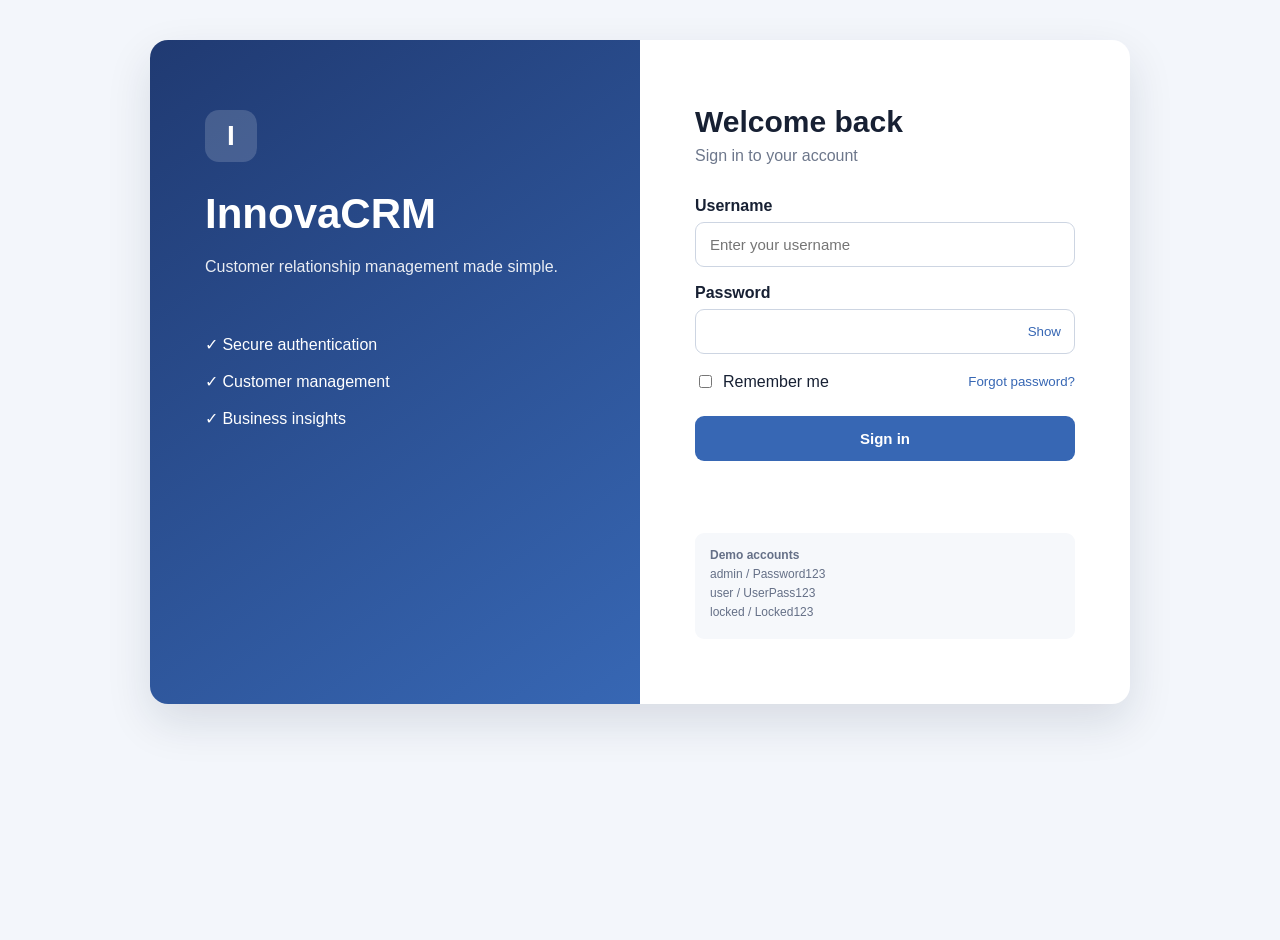
<file: test site/app/index.html>
<!doctype html><html lang="en"><head><meta charset="utf-8"><title>InnovaCRM - Sign In</title><link rel="stylesheet" href="style.css"></head><body>
<main class="auth-shell"><section class="brand-panel"><div class="logo">I</div><h1>InnovaCRM</h1><p>Customer relationship management made simple.</p><div class="feature-list"><span>✓ Secure authentication</span><span>✓ Customer management</span><span>✓ Business insights</span></div></section>
<section class="login-card"><div class="card-header"><h2>Welcome back</h2><p>Sign in to your account</p></div>
<form id="loginForm" novalidate><label for="username">Username</label><input id="username" name="username" type="text" autocomplete="username" placeholder="Enter your username">
<label for="password">Password</label><div class="password-wrap"><input id="password" name="password" type="password" autocomplete="current-password"><button id="togglePassword" type="button" class="icon-button">Show</button></div>
<div class="options-row"><label class="checkbox-label"><input id="rememberMe" type="checkbox"><span>Remember me</span></label><button id="forgotPassword" type="button" class="link-button">Forgot password?</button></div>
<button id="loginButton" type="submit" class="primary-button">Sign in</button><div id="loginMessage" class="message" role="alert"></div></form>
<div class="demo-users"><strong>Demo accounts</strong><p>admin / Password123</p><p>user / UserPass123</p><p>locked / Locked123</p></div></section></main><script src="app.js"></script></body></html>
</file>
<file: test site/app/style.css>
*{box-sizing:border-box}body{margin:0;min-height:100vh;font-family:Arial,sans-serif;background:#f3f6fb;color:#172033}.auth-shell{width:min(980px,92%);min-height:650px;margin:40px auto;display:grid;grid-template-columns:1fr 1fr;background:white;border-radius:18px;overflow:hidden;box-shadow:0 18px 45px rgba(20,35,60,.12)}.brand-panel{padding:70px 55px;background:linear-gradient(145deg,#203a72,#3767b4);color:white}.logo{width:52px;height:52px;border-radius:14px;display:grid;place-items:center;background:rgba(255,255,255,.16);font-size:28px;font-weight:bold}.brand-panel h1{font-size:42px;margin:28px 0 12px}.brand-panel p{line-height:1.6;opacity:.9}.feature-list{margin-top:55px;display:grid;gap:18px}.login-card{padding:65px 55px}.card-header h2{margin:0 0 8px;font-size:30px}.card-header p{margin:0 0 32px;color:#6d778b}label{display:block;font-weight:600;margin:17px 0 7px}input[type=text],input[type=password]{width:100%;padding:13px 14px;border:1px solid #cdd5e2;border-radius:9px;font-size:15px;outline:none}input:focus{border-color:#3767b4}.password-wrap{position:relative}.password-wrap input{padding-right:70px}.icon-button{position:absolute;right:8px;top:7px;bottom:7px;border:0;background:transparent;cursor:pointer;color:#3767b4}.options-row{display:flex;justify-content:space-between;align-items:center;margin:18px 0 25px}.checkbox-label{display:flex;gap:8px;align-items:center;margin:0;font-weight:normal}.link-button{border:0;background:none;color:#3767b4;cursor:pointer;padding:0}.primary-button{width:100%;padding:14px;border:0;border-radius:9px;background:#3767b4;color:white;font-weight:bold;font-size:15px;cursor:pointer}.message{min-height:24px;margin-top:16px;font-size:14px}.message.error{color:#b42318}.message.success{color:#067647}.demo-users{margin-top:32px;padding:15px;border-radius:9px;background:#f6f8fb;color:#657087;font-size:12px}.demo-users p{margin:5px 0}@media(max-width:750px){.auth-shell{grid-template-columns:1fr;margin:15px auto}.brand-panel{display:none}.login-card{padding:40px 28px}}
</file>
